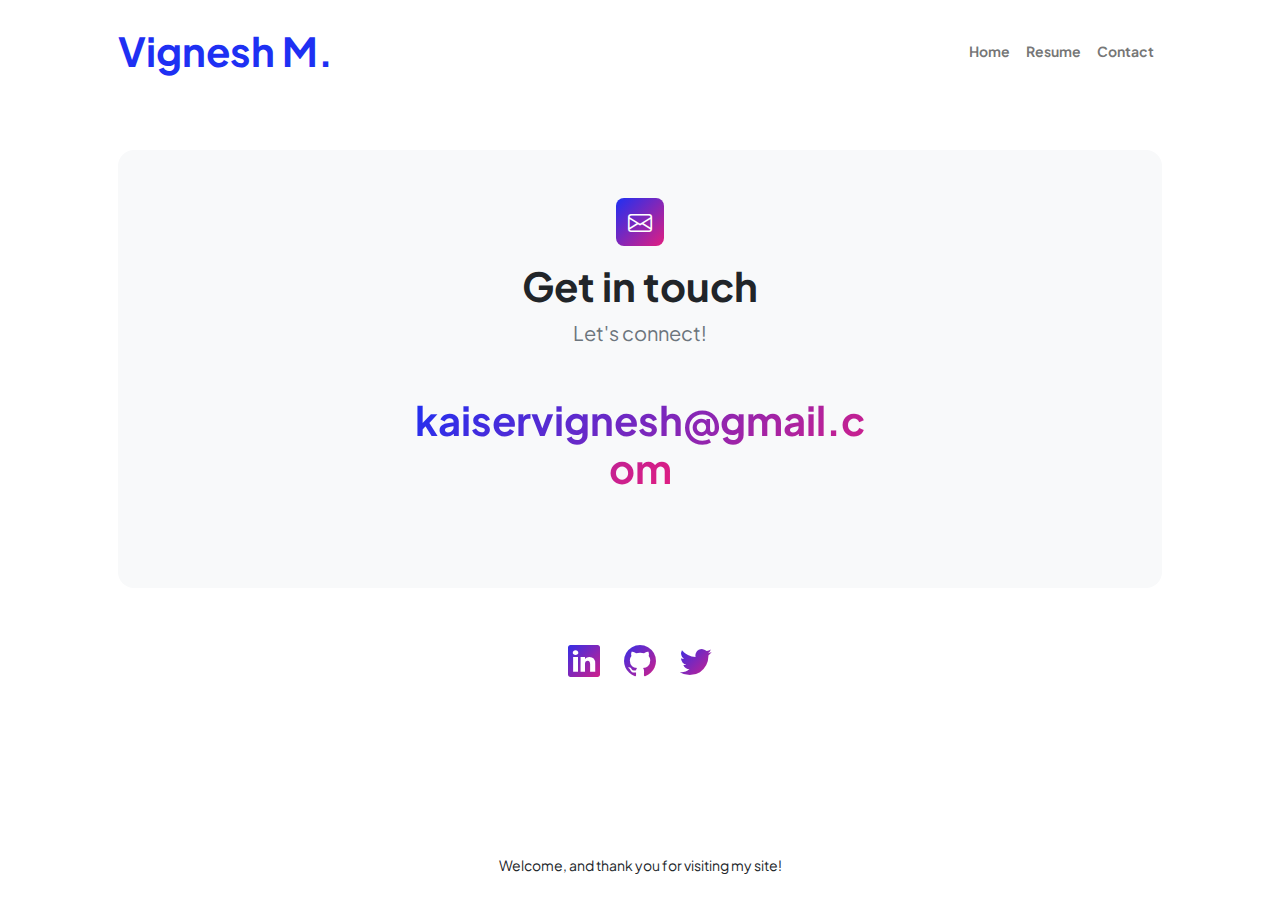
<file: contact.html>
<!DOCTYPE html>
<html lang="en">
    <head>
        <meta charset="utf-8" />
        <meta name="viewport" content="width=device-width, initial-scale=1, shrink-to-fit=no" />
        <meta name="description" content="Personal Website About Vignesh M." />
        <meta name="author" content="Vignesh M." />
        <title>Vignesh M.</title>
        <!-- Favicon-->
        <link rel="icon" type="image/x-icon" href="assets/favicon.ico" />
        <!-- Custom Google font-->
        <link rel="preconnect" href="https://fonts.googleapis.com" />
        <link rel="preconnect" href="https://fonts.gstatic.com" crossorigin />
        <link href="https://fonts.googleapis.com/css2?family=Plus+Jakarta+Sans:wght@100;200;300;400;500;600;700;800;900&amp;display=swap" rel="stylesheet" />
        <!-- Bootstrap icons-->
        <link href="https://cdn.jsdelivr.net/npm/bootstrap-icons@1.8.1/font/bootstrap-icons.css" rel="stylesheet" />
        <!-- Core theme CSS (includes Bootstrap)-->
        <link href="css/styles.css" rel="stylesheet" />
    </head>
    <body class="d-flex flex-column">
        <main class="flex-shrink-0">
            <!-- Navigation-->
            <nav class="navbar navbar-expand-lg navbar-light bg-white py-3">
                <div class="container px-5">
                    <a class="navbar-brand" href="index.html"><span class="fw-bolder text-primary fs-1">Vignesh M.</span></a>
                    <button class="navbar-toggler" type="button" data-bs-toggle="collapse" data-bs-target="#navbarSupportedContent" aria-controls="navbarSupportedContent" aria-expanded="false" aria-label="Toggle navigation"><span class="navbar-toggler-icon"></span></button>
                    <div class="collapse navbar-collapse" id="navbarSupportedContent">
                        <ul class="navbar-nav ms-auto mb-2 mb-lg-0 small fw-bolder">
                            <li class="nav-item"><a class="nav-link" href="index.html">Home</a></li>
                            <li class="nav-item"><a class="nav-link" href="resume.html">Resume</a></li>
                            <!--<li class="nav-item"><a class="nav-link" href="projects.html">Projects</a></li>-->
                            <li class="nav-item"><a class="nav-link" href="contact.html">Contact</a></li>
                        </ul>
                    </div>
                </div>
            </nav>
            <!-- Page content-->
            <section class="py-5">
                <div class="container px-5">
                    <!-- Contact form-->
                    <div class="bg-light rounded-4 py-5 px-4 px-md-5">
                        <div class="text-center mb-5">
                            <div class="feature bg-primary bg-gradient-primary-to-secondary text-white rounded-3 mb-3"><i class="bi bi-envelope"></i></div>
                            <h1 class="fw-bolder">Get in touch</h1>
                            <p class="lead fw-normal text-muted mb-0">Let's connect!</p>
                        </div>
                        <div class="row gx-5 justify-content-center text-center">
                            <div class="col-lg-8 col-xl-6">
                                <h1 class="fw-bolder mb-5"><span class="text-gradient d-inline email-wrap">kaiservignesh@gmail.com</span></h1>
                        </div>    
                        </div>
                    </div>
                </div>
            </section>
        </main>
<div class="d-flex justify-content-center fs-2 gap-4">
                                                                            <a class="text-gradient" href="https://www.linkedin.com/in/vignesh-m-be/"><i class="bi bi-linkedin"></i></a>
                                         <a class="text-gradient" href="https://github.com/kaiservignesh"><i class="bi bi-github"></i></a>

<a class="text-gradient" href="https://twitter.com/KAISERVIGNESH"><i class="bi bi-twitter"></i></a>
                                </div>
        <!-- Footer-->
       <footer class="bg-white py-4 mt-auto">
            <div class="container px-5">
                <div class="row justify-content-center">
                <div class="col-auto text-center">
                    <div class="small m-0">Welcome, and thank you for visiting my site!</div>
                </div>
                </div>
            </div>
        </footer>

        <!-- Bootstrap core JS-->
        <script src="https://cdn.jsdelivr.net/npm/bootstrap@5.2.3/dist/js/bootstrap.bundle.min.js"></script>
        <!-- Core theme JS-->
        <script src="js/scripts.js"></script>
        <!-- * * * * * * * * * * * * * * * * * * * * * * * * * * * * * * * * * * * * * * * *-->
        <!-- * *                               SB Forms JS                               * *-->
        <!-- * * Activate your form at https://startbootstrap.com/solution/contact-forms * *-->
        <!-- * * * * * * * * * * * * * * * * * * * * * * * * * * * * * * * * * * * * * * * *-->
        <script src="https://cdn.startbootstrap.com/sb-forms-latest.js"></script>
<!-- Additional CSS -->
<style>
    .email-wrap {
        word-wrap: break-word; /* Ensures the text breaks at suitable places */
        word-break: break-word; /* Forces breaking at arbitrary points if necessary */
        overflow-wrap: break-word; /* More modern, ensures text wrapping */
    }
</style>
    </body>
</html>
</file>
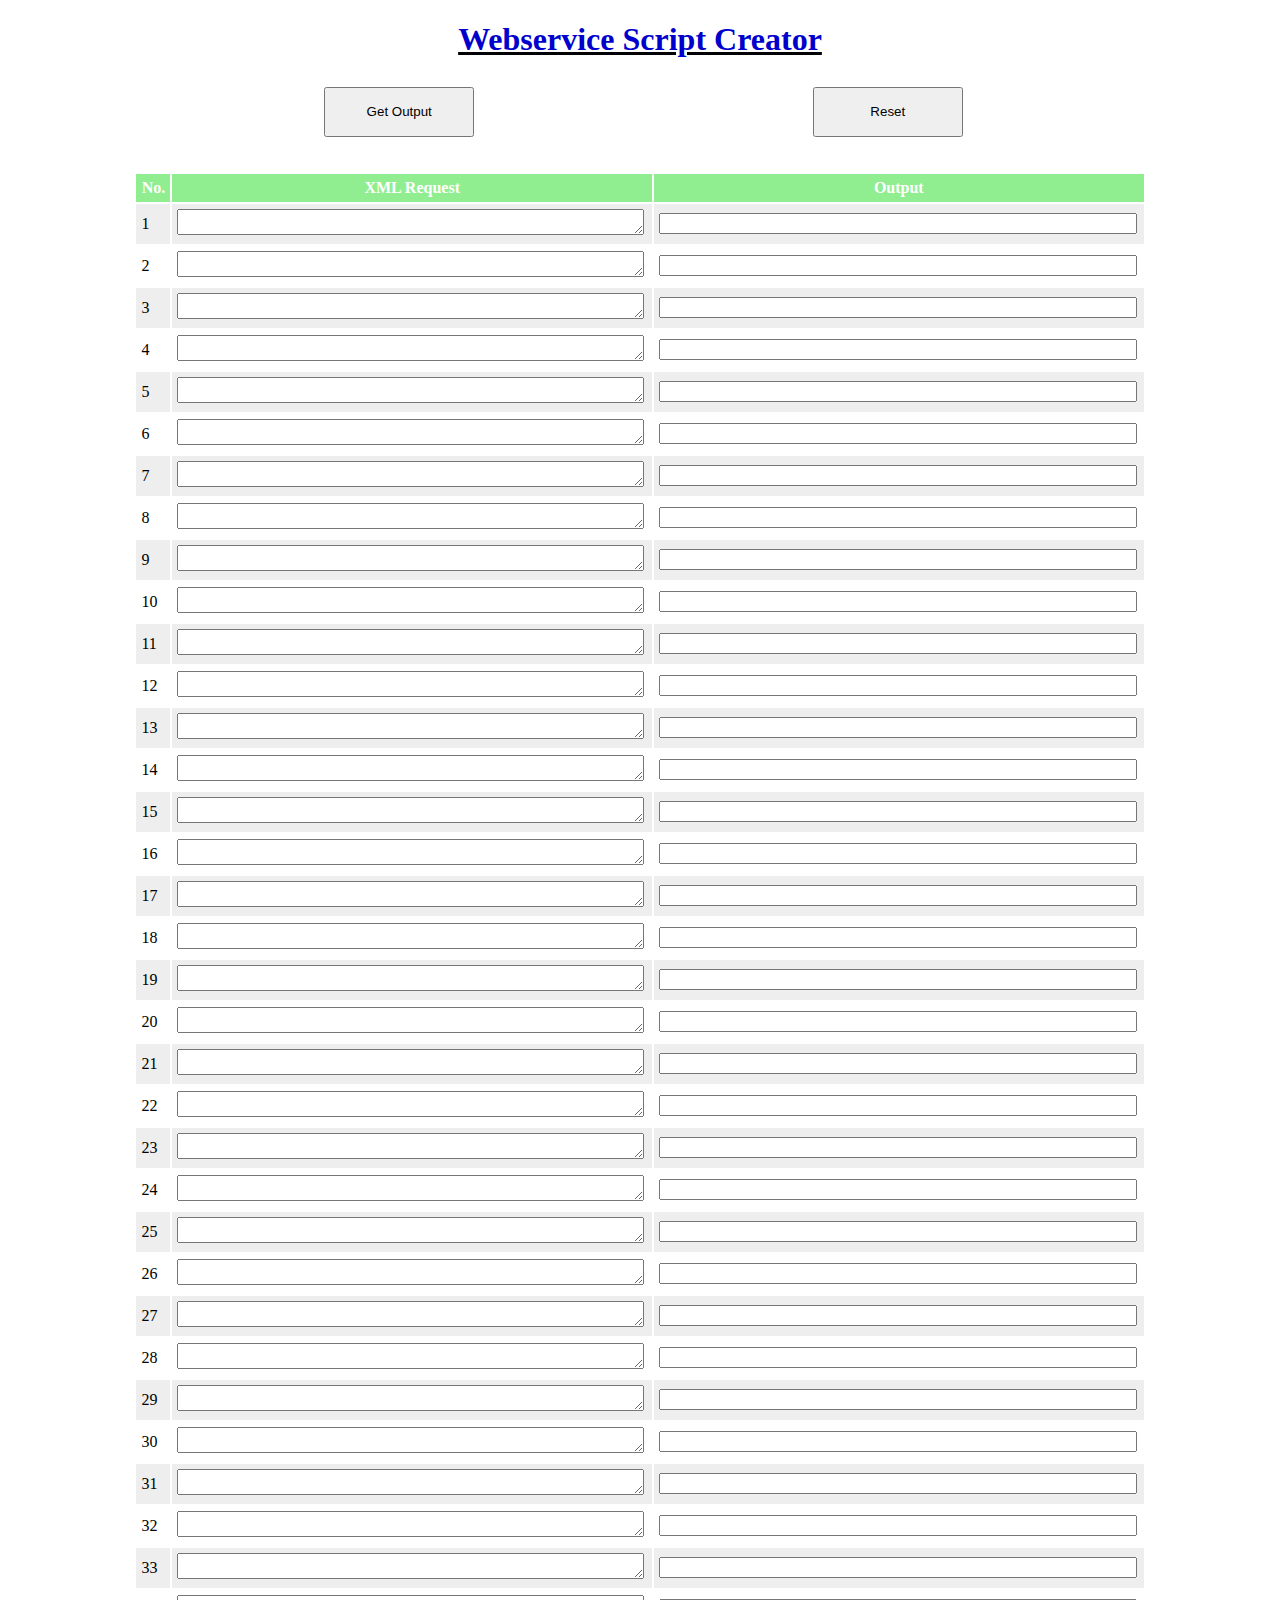
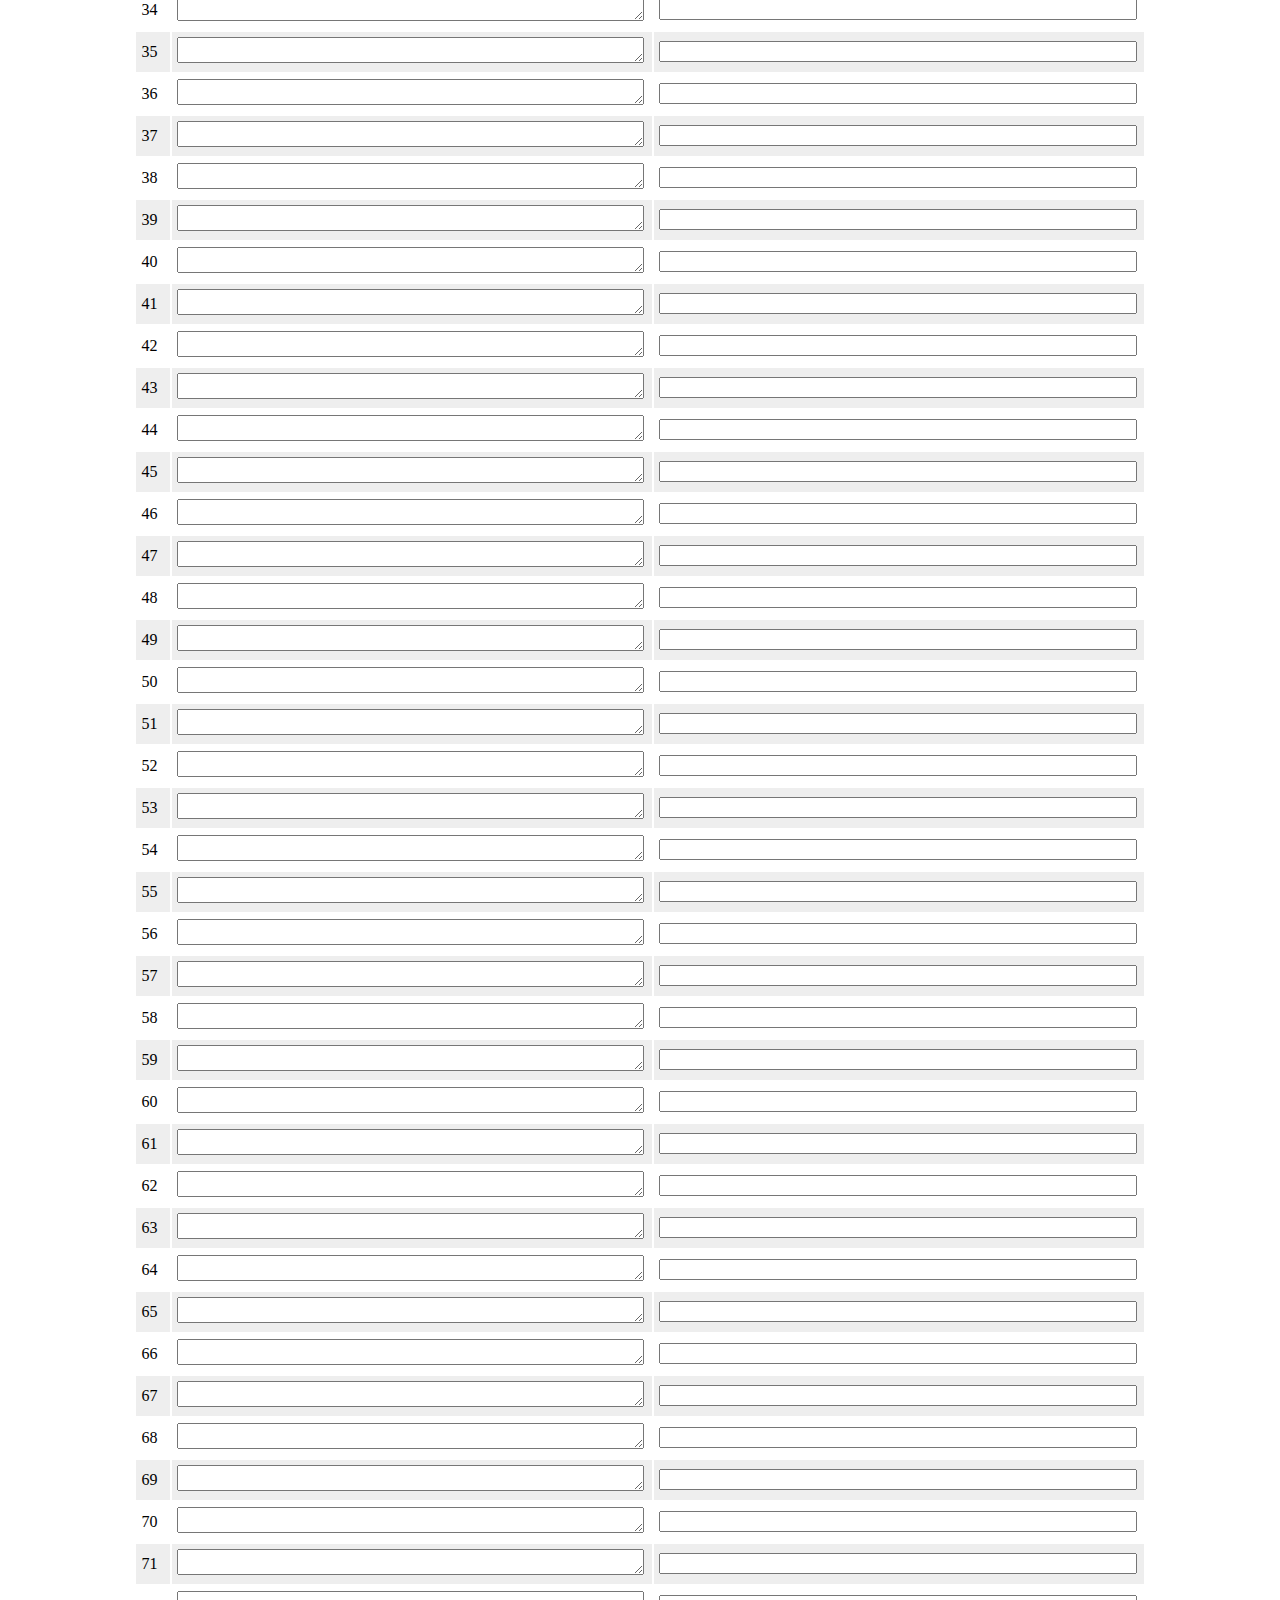
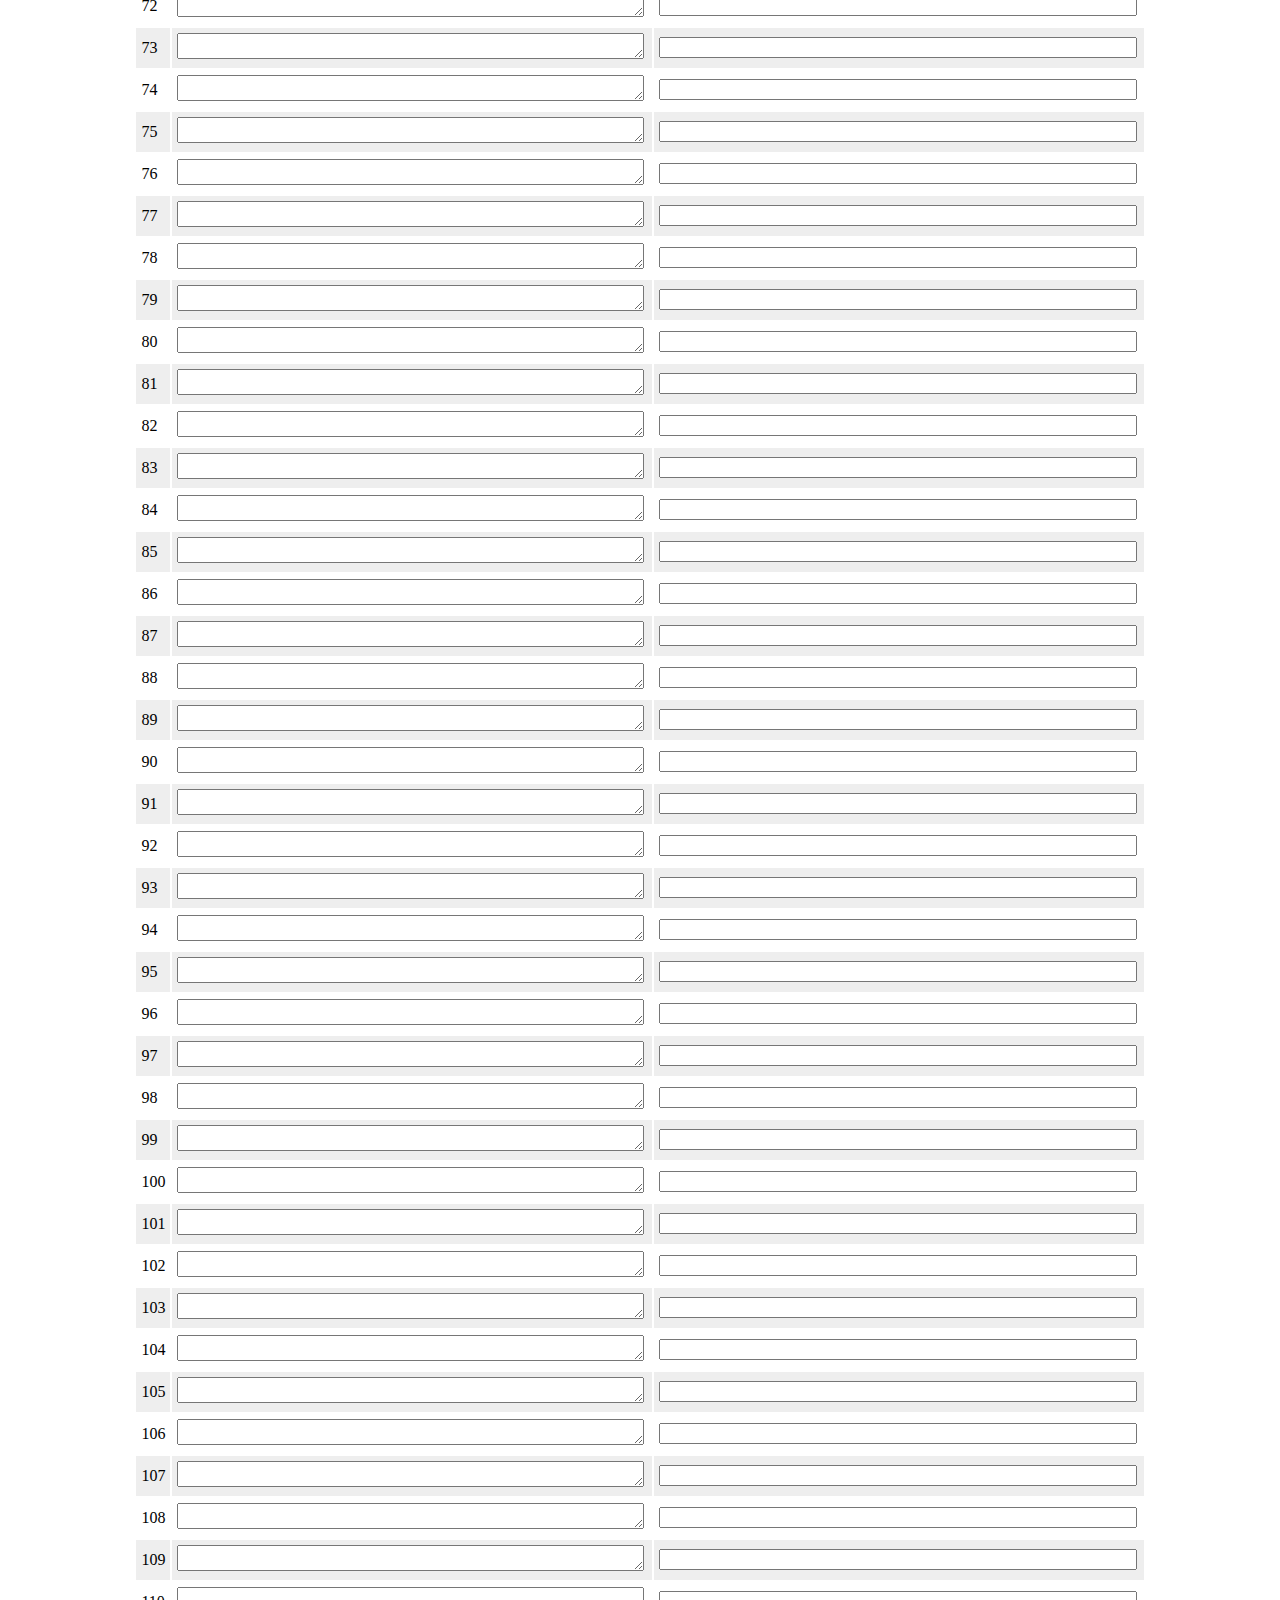
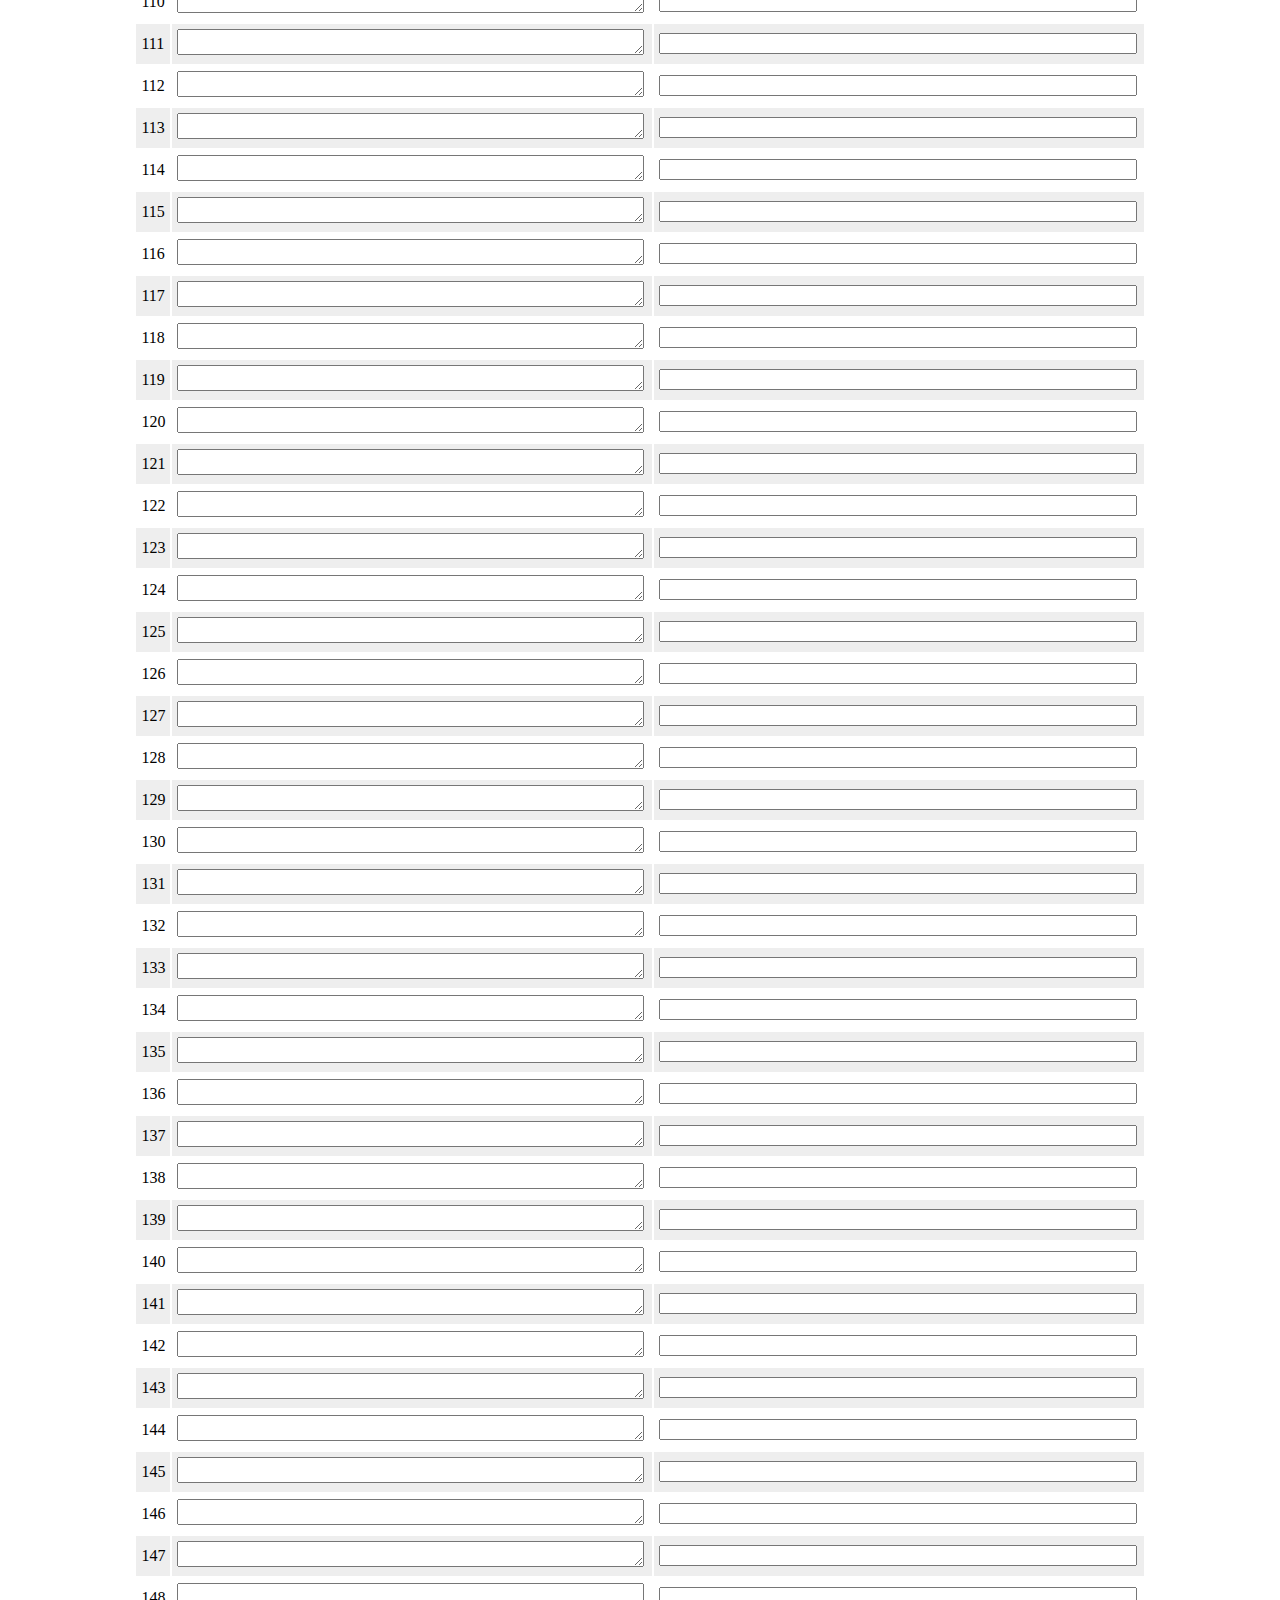
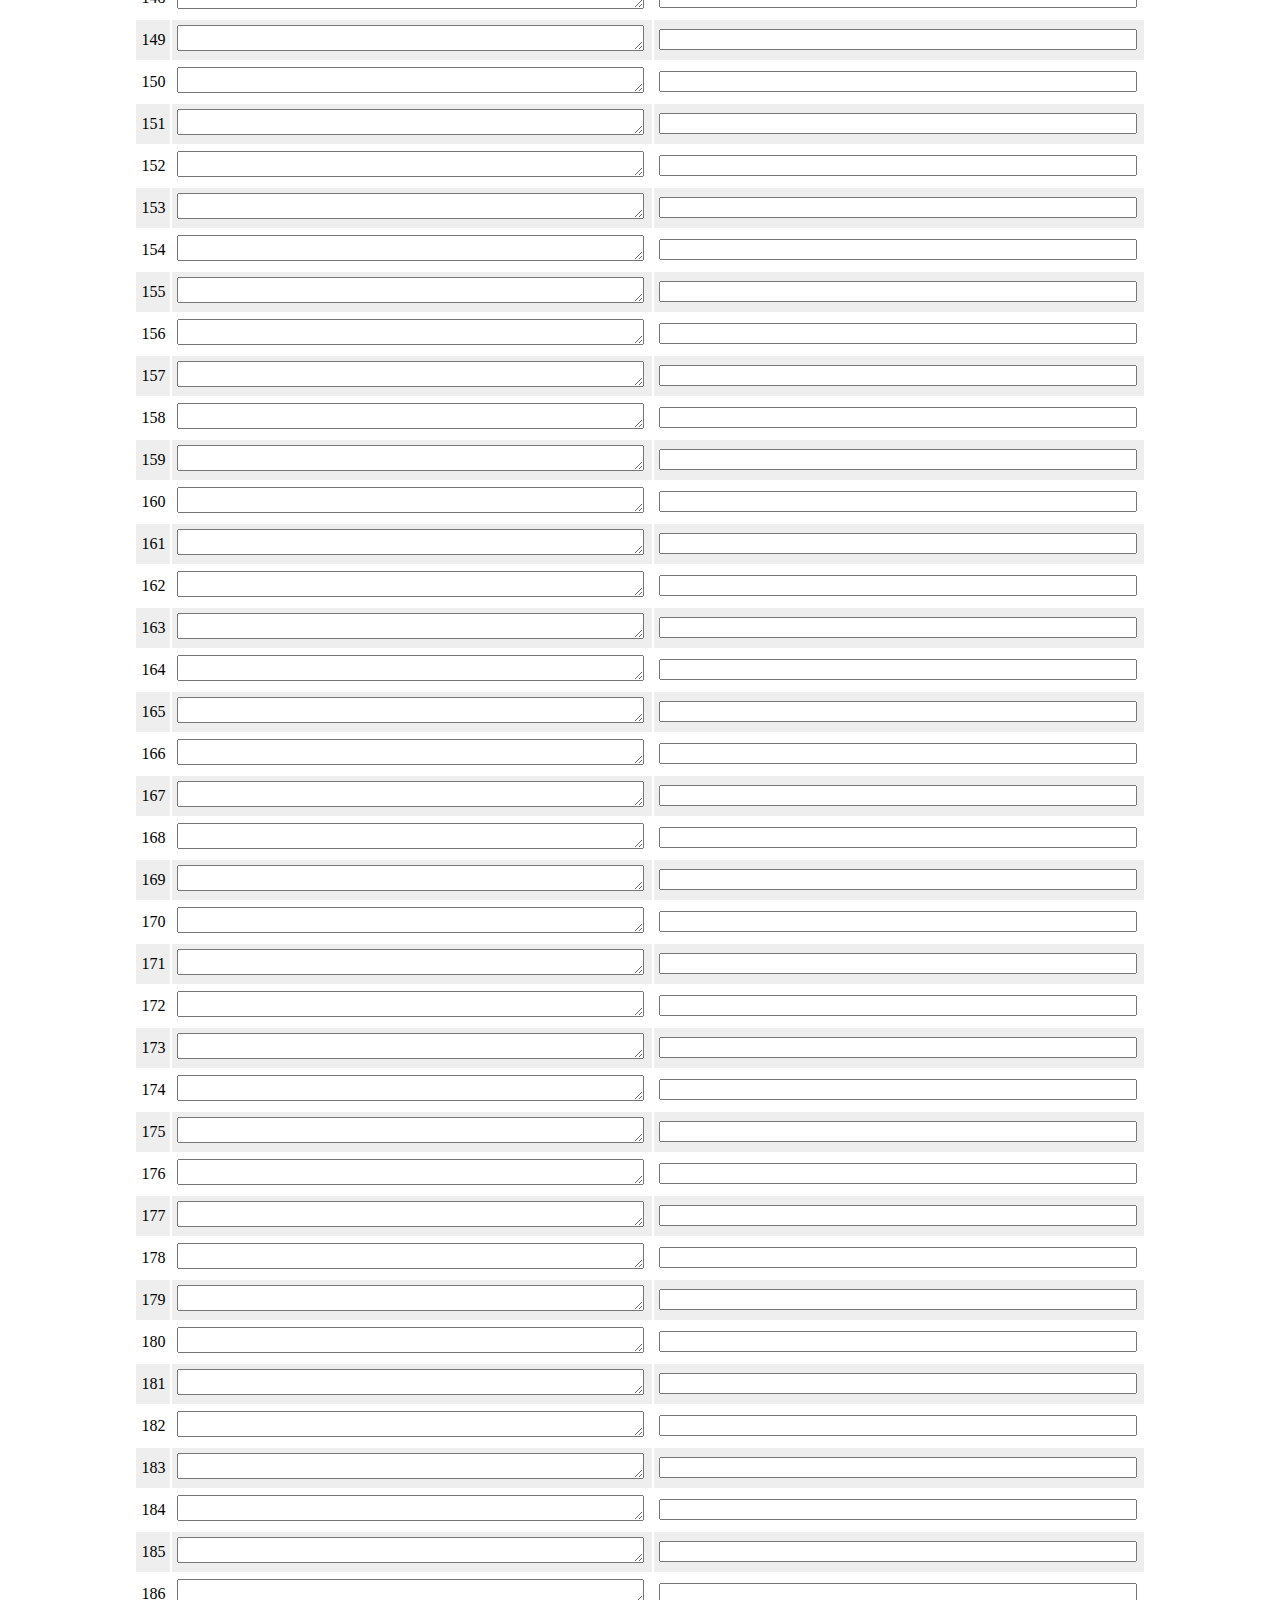
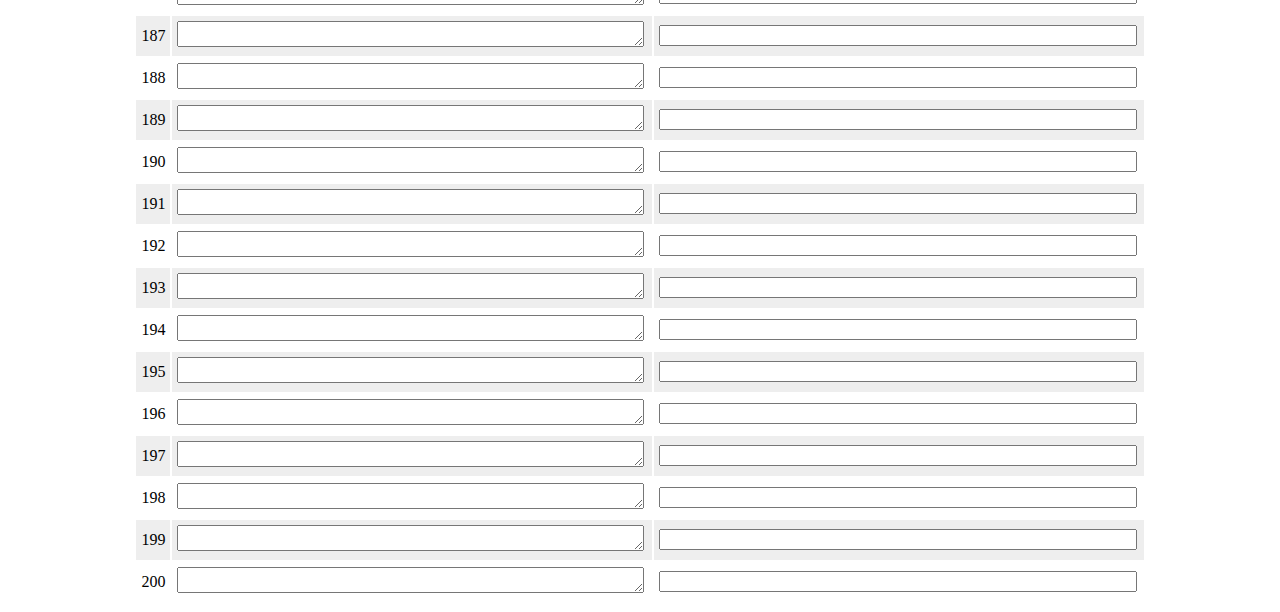
<file: LR_WSSC.html>
<!DOCTYPE html>
<html>
<head>
<style>
h1   {color:MediumBlue}
table {
    width:80%;
}
input {
    width:98%;
}
textarea {
    width:98%;
	height:20px;
}
th{
    padding: 5px;
    text-align: center;
}

td {
    padding: 5px;
    text-align: left;
}
table#t01 tr:nth-child(even) {
    background-color: #eee;
}
table#t01 tr:nth-child(odd) {
   background-color:#fff;
}
table#t01 th	{
    background-color: lightgreen;
    color: white;
}
</style>
</head>

<body>
<u><h1 align="center">Webservice Script Creator</h1></u>
<table align="center">
<tr>
<td style="width:3%"></td>
<td style="text-align: center" width=46%><button style="height: 50px; width: 150px" onclick="myFunction1()">Get Output</button></td>
<td style="text-align: center"><button style="height: 50px; width: 150px" onclick="myFunction2()">Reset</button></td>
</tr>
<tr>
<td colspan="3" style="text-align: center"><p id="demo"></p></td>
</tr>
</table>

<table id="t01" align="center">
  <tr><th width=2%>No.</th><th>XML Request</th><th>Output</th>  </tr>
<tr><td>1</td><td><textarea type="text"  id="myXML1"></textarea></td><td><input type="text" id="myOutput1"></td></tr>
<tr><td>2</td><td><textarea type="text"  id="myXML2"></textarea></td><td><input type="text" id="myOutput2"></td></tr>
<tr><td>3</td><td><textarea type="text"  id="myXML3"></textarea></td><td><input type="text" id="myOutput3"></td></tr>
<tr><td>4</td><td><textarea type="text"  id="myXML4"></textarea></td><td><input type="text" id="myOutput4"></td></tr>
<tr><td>5</td><td><textarea type="text"  id="myXML5"></textarea></td><td><input type="text" id="myOutput5"></td></tr>
<tr><td>6</td><td><textarea type="text"  id="myXML6"></textarea></td><td><input type="text" id="myOutput6"></td></tr>
<tr><td>7</td><td><textarea type="text"  id="myXML7"></textarea></td><td><input type="text" id="myOutput7"></td></tr>
<tr><td>8</td><td><textarea type="text"  id="myXML8"></textarea></td><td><input type="text" id="myOutput8"></td></tr>
<tr><td>9</td><td><textarea type="text"  id="myXML9"></textarea></td><td><input type="text" id="myOutput9"></td></tr>
<tr><td>10</td><td><textarea type="text"  id="myXML10"></textarea></td><td><input type="text" id="myOutput10"></td></tr>
<tr><td>11</td><td><textarea type="text"  id="myXML11"></textarea></td><td><input type="text" id="myOutput11"></td></tr>
<tr><td>12</td><td><textarea type="text"  id="myXML12"></textarea></td><td><input type="text" id="myOutput12"></td></tr>
<tr><td>13</td><td><textarea type="text"  id="myXML13"></textarea></td><td><input type="text" id="myOutput13"></td></tr>
<tr><td>14</td><td><textarea type="text"  id="myXML14"></textarea></td><td><input type="text" id="myOutput14"></td></tr>
<tr><td>15</td><td><textarea type="text"  id="myXML15"></textarea></td><td><input type="text" id="myOutput15"></td></tr>
<tr><td>16</td><td><textarea type="text"  id="myXML16"></textarea></td><td><input type="text" id="myOutput16"></td></tr>
<tr><td>17</td><td><textarea type="text"  id="myXML17"></textarea></td><td><input type="text" id="myOutput17"></td></tr>
<tr><td>18</td><td><textarea type="text"  id="myXML18"></textarea></td><td><input type="text" id="myOutput18"></td></tr>
<tr><td>19</td><td><textarea type="text"  id="myXML19"></textarea></td><td><input type="text" id="myOutput19"></td></tr>
<tr><td>20</td><td><textarea type="text"  id="myXML20"></textarea></td><td><input type="text" id="myOutput20"></td></tr>
<tr><td>21</td><td><textarea type="text"  id="myXML21"></textarea></td><td><input type="text" id="myOutput21"></td></tr>
<tr><td>22</td><td><textarea type="text"  id="myXML22"></textarea></td><td><input type="text" id="myOutput22"></td></tr>
<tr><td>23</td><td><textarea type="text"  id="myXML23"></textarea></td><td><input type="text" id="myOutput23"></td></tr>
<tr><td>24</td><td><textarea type="text"  id="myXML24"></textarea></td><td><input type="text" id="myOutput24"></td></tr>
<tr><td>25</td><td><textarea type="text"  id="myXML25"></textarea></td><td><input type="text" id="myOutput25"></td></tr>
<tr><td>26</td><td><textarea type="text"  id="myXML26"></textarea></td><td><input type="text" id="myOutput26"></td></tr>
<tr><td>27</td><td><textarea type="text"  id="myXML27"></textarea></td><td><input type="text" id="myOutput27"></td></tr>
<tr><td>28</td><td><textarea type="text"  id="myXML28"></textarea></td><td><input type="text" id="myOutput28"></td></tr>
<tr><td>29</td><td><textarea type="text"  id="myXML29"></textarea></td><td><input type="text" id="myOutput29"></td></tr>
<tr><td>30</td><td><textarea type="text"  id="myXML30"></textarea></td><td><input type="text" id="myOutput30"></td></tr>
<tr><td>31</td><td><textarea type="text"  id="myXML31"></textarea></td><td><input type="text" id="myOutput31"></td></tr>
<tr><td>32</td><td><textarea type="text"  id="myXML32"></textarea></td><td><input type="text" id="myOutput32"></td></tr>
<tr><td>33</td><td><textarea type="text"  id="myXML33"></textarea></td><td><input type="text" id="myOutput33"></td></tr>
<tr><td>34</td><td><textarea type="text"  id="myXML34"></textarea></td><td><input type="text" id="myOutput34"></td></tr>
<tr><td>35</td><td><textarea type="text"  id="myXML35"></textarea></td><td><input type="text" id="myOutput35"></td></tr>
<tr><td>36</td><td><textarea type="text"  id="myXML36"></textarea></td><td><input type="text" id="myOutput36"></td></tr>
<tr><td>37</td><td><textarea type="text"  id="myXML37"></textarea></td><td><input type="text" id="myOutput37"></td></tr>
<tr><td>38</td><td><textarea type="text"  id="myXML38"></textarea></td><td><input type="text" id="myOutput38"></td></tr>
<tr><td>39</td><td><textarea type="text"  id="myXML39"></textarea></td><td><input type="text" id="myOutput39"></td></tr>
<tr><td>40</td><td><textarea type="text"  id="myXML40"></textarea></td><td><input type="text" id="myOutput40"></td></tr>
<tr><td>41</td><td><textarea type="text"  id="myXML41"></textarea></td><td><input type="text" id="myOutput41"></td></tr>
<tr><td>42</td><td><textarea type="text"  id="myXML42"></textarea></td><td><input type="text" id="myOutput42"></td></tr>
<tr><td>43</td><td><textarea type="text"  id="myXML43"></textarea></td><td><input type="text" id="myOutput43"></td></tr>
<tr><td>44</td><td><textarea type="text"  id="myXML44"></textarea></td><td><input type="text" id="myOutput44"></td></tr>
<tr><td>45</td><td><textarea type="text"  id="myXML45"></textarea></td><td><input type="text" id="myOutput45"></td></tr>
<tr><td>46</td><td><textarea type="text"  id="myXML46"></textarea></td><td><input type="text" id="myOutput46"></td></tr>
<tr><td>47</td><td><textarea type="text"  id="myXML47"></textarea></td><td><input type="text" id="myOutput47"></td></tr>
<tr><td>48</td><td><textarea type="text"  id="myXML48"></textarea></td><td><input type="text" id="myOutput48"></td></tr>
<tr><td>49</td><td><textarea type="text"  id="myXML49"></textarea></td><td><input type="text" id="myOutput49"></td></tr>
<tr><td>50</td><td><textarea type="text"  id="myXML50"></textarea></td><td><input type="text" id="myOutput50"></td></tr>
<tr><td>51</td><td><textarea type="text"  id="myXML51"></textarea></td><td><input type="text" id="myOutput51"></td></tr>
<tr><td>52</td><td><textarea type="text"  id="myXML52"></textarea></td><td><input type="text" id="myOutput52"></td></tr>
<tr><td>53</td><td><textarea type="text"  id="myXML53"></textarea></td><td><input type="text" id="myOutput53"></td></tr>
<tr><td>54</td><td><textarea type="text"  id="myXML54"></textarea></td><td><input type="text" id="myOutput54"></td></tr>
<tr><td>55</td><td><textarea type="text"  id="myXML55"></textarea></td><td><input type="text" id="myOutput55"></td></tr>
<tr><td>56</td><td><textarea type="text"  id="myXML56"></textarea></td><td><input type="text" id="myOutput56"></td></tr>
<tr><td>57</td><td><textarea type="text"  id="myXML57"></textarea></td><td><input type="text" id="myOutput57"></td></tr>
<tr><td>58</td><td><textarea type="text"  id="myXML58"></textarea></td><td><input type="text" id="myOutput58"></td></tr>
<tr><td>59</td><td><textarea type="text"  id="myXML59"></textarea></td><td><input type="text" id="myOutput59"></td></tr>
<tr><td>60</td><td><textarea type="text"  id="myXML60"></textarea></td><td><input type="text" id="myOutput60"></td></tr>
<tr><td>61</td><td><textarea type="text"  id="myXML61"></textarea></td><td><input type="text" id="myOutput61"></td></tr>
<tr><td>62</td><td><textarea type="text"  id="myXML62"></textarea></td><td><input type="text" id="myOutput62"></td></tr>
<tr><td>63</td><td><textarea type="text"  id="myXML63"></textarea></td><td><input type="text" id="myOutput63"></td></tr>
<tr><td>64</td><td><textarea type="text"  id="myXML64"></textarea></td><td><input type="text" id="myOutput64"></td></tr>
<tr><td>65</td><td><textarea type="text"  id="myXML65"></textarea></td><td><input type="text" id="myOutput65"></td></tr>
<tr><td>66</td><td><textarea type="text"  id="myXML66"></textarea></td><td><input type="text" id="myOutput66"></td></tr>
<tr><td>67</td><td><textarea type="text"  id="myXML67"></textarea></td><td><input type="text" id="myOutput67"></td></tr>
<tr><td>68</td><td><textarea type="text"  id="myXML68"></textarea></td><td><input type="text" id="myOutput68"></td></tr>
<tr><td>69</td><td><textarea type="text"  id="myXML69"></textarea></td><td><input type="text" id="myOutput69"></td></tr>
<tr><td>70</td><td><textarea type="text"  id="myXML70"></textarea></td><td><input type="text" id="myOutput70"></td></tr>
<tr><td>71</td><td><textarea type="text"  id="myXML71"></textarea></td><td><input type="text" id="myOutput71"></td></tr>
<tr><td>72</td><td><textarea type="text"  id="myXML72"></textarea></td><td><input type="text" id="myOutput72"></td></tr>
<tr><td>73</td><td><textarea type="text"  id="myXML73"></textarea></td><td><input type="text" id="myOutput73"></td></tr>
<tr><td>74</td><td><textarea type="text"  id="myXML74"></textarea></td><td><input type="text" id="myOutput74"></td></tr>
<tr><td>75</td><td><textarea type="text"  id="myXML75"></textarea></td><td><input type="text" id="myOutput75"></td></tr>
<tr><td>76</td><td><textarea type="text"  id="myXML76"></textarea></td><td><input type="text" id="myOutput76"></td></tr>
<tr><td>77</td><td><textarea type="text"  id="myXML77"></textarea></td><td><input type="text" id="myOutput77"></td></tr>
<tr><td>78</td><td><textarea type="text"  id="myXML78"></textarea></td><td><input type="text" id="myOutput78"></td></tr>
<tr><td>79</td><td><textarea type="text"  id="myXML79"></textarea></td><td><input type="text" id="myOutput79"></td></tr>
<tr><td>80</td><td><textarea type="text"  id="myXML80"></textarea></td><td><input type="text" id="myOutput80"></td></tr>
<tr><td>81</td><td><textarea type="text"  id="myXML81"></textarea></td><td><input type="text" id="myOutput81"></td></tr>
<tr><td>82</td><td><textarea type="text"  id="myXML82"></textarea></td><td><input type="text" id="myOutput82"></td></tr>
<tr><td>83</td><td><textarea type="text"  id="myXML83"></textarea></td><td><input type="text" id="myOutput83"></td></tr>
<tr><td>84</td><td><textarea type="text"  id="myXML84"></textarea></td><td><input type="text" id="myOutput84"></td></tr>
<tr><td>85</td><td><textarea type="text"  id="myXML85"></textarea></td><td><input type="text" id="myOutput85"></td></tr>
<tr><td>86</td><td><textarea type="text"  id="myXML86"></textarea></td><td><input type="text" id="myOutput86"></td></tr>
<tr><td>87</td><td><textarea type="text"  id="myXML87"></textarea></td><td><input type="text" id="myOutput87"></td></tr>
<tr><td>88</td><td><textarea type="text"  id="myXML88"></textarea></td><td><input type="text" id="myOutput88"></td></tr>
<tr><td>89</td><td><textarea type="text"  id="myXML89"></textarea></td><td><input type="text" id="myOutput89"></td></tr>
<tr><td>90</td><td><textarea type="text"  id="myXML90"></textarea></td><td><input type="text" id="myOutput90"></td></tr>
<tr><td>91</td><td><textarea type="text"  id="myXML91"></textarea></td><td><input type="text" id="myOutput91"></td></tr>
<tr><td>92</td><td><textarea type="text"  id="myXML92"></textarea></td><td><input type="text" id="myOutput92"></td></tr>
<tr><td>93</td><td><textarea type="text"  id="myXML93"></textarea></td><td><input type="text" id="myOutput93"></td></tr>
<tr><td>94</td><td><textarea type="text"  id="myXML94"></textarea></td><td><input type="text" id="myOutput94"></td></tr>
<tr><td>95</td><td><textarea type="text"  id="myXML95"></textarea></td><td><input type="text" id="myOutput95"></td></tr>
<tr><td>96</td><td><textarea type="text"  id="myXML96"></textarea></td><td><input type="text" id="myOutput96"></td></tr>
<tr><td>97</td><td><textarea type="text"  id="myXML97"></textarea></td><td><input type="text" id="myOutput97"></td></tr>
<tr><td>98</td><td><textarea type="text"  id="myXML98"></textarea></td><td><input type="text" id="myOutput98"></td></tr>
<tr><td>99</td><td><textarea type="text"  id="myXML99"></textarea></td><td><input type="text" id="myOutput99"></td></tr>
<tr><td>100</td><td><textarea type="text"  id="myXML100"></textarea></td><td><input type="text" id="myOutput100"></td></tr>
<tr><td>101</td><td><textarea type="text"  id="myXML101"></textarea></td><td><input type="text" id="myOutput101"></td></tr>
<tr><td>102</td><td><textarea type="text"  id="myXML102"></textarea></td><td><input type="text" id="myOutput102"></td></tr>
<tr><td>103</td><td><textarea type="text"  id="myXML103"></textarea></td><td><input type="text" id="myOutput103"></td></tr>
<tr><td>104</td><td><textarea type="text"  id="myXML104"></textarea></td><td><input type="text" id="myOutput104"></td></tr>
<tr><td>105</td><td><textarea type="text"  id="myXML105"></textarea></td><td><input type="text" id="myOutput105"></td></tr>
<tr><td>106</td><td><textarea type="text"  id="myXML106"></textarea></td><td><input type="text" id="myOutput106"></td></tr>
<tr><td>107</td><td><textarea type="text"  id="myXML107"></textarea></td><td><input type="text" id="myOutput107"></td></tr>
<tr><td>108</td><td><textarea type="text"  id="myXML108"></textarea></td><td><input type="text" id="myOutput108"></td></tr>
<tr><td>109</td><td><textarea type="text"  id="myXML109"></textarea></td><td><input type="text" id="myOutput109"></td></tr>
<tr><td>110</td><td><textarea type="text"  id="myXML110"></textarea></td><td><input type="text" id="myOutput110"></td></tr>
<tr><td>111</td><td><textarea type="text"  id="myXML111"></textarea></td><td><input type="text" id="myOutput111"></td></tr>
<tr><td>112</td><td><textarea type="text"  id="myXML112"></textarea></td><td><input type="text" id="myOutput112"></td></tr>
<tr><td>113</td><td><textarea type="text"  id="myXML113"></textarea></td><td><input type="text" id="myOutput113"></td></tr>
<tr><td>114</td><td><textarea type="text"  id="myXML114"></textarea></td><td><input type="text" id="myOutput114"></td></tr>
<tr><td>115</td><td><textarea type="text"  id="myXML115"></textarea></td><td><input type="text" id="myOutput115"></td></tr>
<tr><td>116</td><td><textarea type="text"  id="myXML116"></textarea></td><td><input type="text" id="myOutput116"></td></tr>
<tr><td>117</td><td><textarea type="text"  id="myXML117"></textarea></td><td><input type="text" id="myOutput117"></td></tr>
<tr><td>118</td><td><textarea type="text"  id="myXML118"></textarea></td><td><input type="text" id="myOutput118"></td></tr>
<tr><td>119</td><td><textarea type="text"  id="myXML119"></textarea></td><td><input type="text" id="myOutput119"></td></tr>
<tr><td>120</td><td><textarea type="text"  id="myXML120"></textarea></td><td><input type="text" id="myOutput120"></td></tr>
<tr><td>121</td><td><textarea type="text"  id="myXML121"></textarea></td><td><input type="text" id="myOutput121"></td></tr>
<tr><td>122</td><td><textarea type="text"  id="myXML122"></textarea></td><td><input type="text" id="myOutput122"></td></tr>
<tr><td>123</td><td><textarea type="text"  id="myXML123"></textarea></td><td><input type="text" id="myOutput123"></td></tr>
<tr><td>124</td><td><textarea type="text"  id="myXML124"></textarea></td><td><input type="text" id="myOutput124"></td></tr>
<tr><td>125</td><td><textarea type="text"  id="myXML125"></textarea></td><td><input type="text" id="myOutput125"></td></tr>
<tr><td>126</td><td><textarea type="text"  id="myXML126"></textarea></td><td><input type="text" id="myOutput126"></td></tr>
<tr><td>127</td><td><textarea type="text"  id="myXML127"></textarea></td><td><input type="text" id="myOutput127"></td></tr>
<tr><td>128</td><td><textarea type="text"  id="myXML128"></textarea></td><td><input type="text" id="myOutput128"></td></tr>
<tr><td>129</td><td><textarea type="text"  id="myXML129"></textarea></td><td><input type="text" id="myOutput129"></td></tr>
<tr><td>130</td><td><textarea type="text"  id="myXML130"></textarea></td><td><input type="text" id="myOutput130"></td></tr>
<tr><td>131</td><td><textarea type="text"  id="myXML131"></textarea></td><td><input type="text" id="myOutput131"></td></tr>
<tr><td>132</td><td><textarea type="text"  id="myXML132"></textarea></td><td><input type="text" id="myOutput132"></td></tr>
<tr><td>133</td><td><textarea type="text"  id="myXML133"></textarea></td><td><input type="text" id="myOutput133"></td></tr>
<tr><td>134</td><td><textarea type="text"  id="myXML134"></textarea></td><td><input type="text" id="myOutput134"></td></tr>
<tr><td>135</td><td><textarea type="text"  id="myXML135"></textarea></td><td><input type="text" id="myOutput135"></td></tr>
<tr><td>136</td><td><textarea type="text"  id="myXML136"></textarea></td><td><input type="text" id="myOutput136"></td></tr>
<tr><td>137</td><td><textarea type="text"  id="myXML137"></textarea></td><td><input type="text" id="myOutput137"></td></tr>
<tr><td>138</td><td><textarea type="text"  id="myXML138"></textarea></td><td><input type="text" id="myOutput138"></td></tr>
<tr><td>139</td><td><textarea type="text"  id="myXML139"></textarea></td><td><input type="text" id="myOutput139"></td></tr>
<tr><td>140</td><td><textarea type="text"  id="myXML140"></textarea></td><td><input type="text" id="myOutput140"></td></tr>
<tr><td>141</td><td><textarea type="text"  id="myXML141"></textarea></td><td><input type="text" id="myOutput141"></td></tr>
<tr><td>142</td><td><textarea type="text"  id="myXML142"></textarea></td><td><input type="text" id="myOutput142"></td></tr>
<tr><td>143</td><td><textarea type="text"  id="myXML143"></textarea></td><td><input type="text" id="myOutput143"></td></tr>
<tr><td>144</td><td><textarea type="text"  id="myXML144"></textarea></td><td><input type="text" id="myOutput144"></td></tr>
<tr><td>145</td><td><textarea type="text"  id="myXML145"></textarea></td><td><input type="text" id="myOutput145"></td></tr>
<tr><td>146</td><td><textarea type="text"  id="myXML146"></textarea></td><td><input type="text" id="myOutput146"></td></tr>
<tr><td>147</td><td><textarea type="text"  id="myXML147"></textarea></td><td><input type="text" id="myOutput147"></td></tr>
<tr><td>148</td><td><textarea type="text"  id="myXML148"></textarea></td><td><input type="text" id="myOutput148"></td></tr>
<tr><td>149</td><td><textarea type="text"  id="myXML149"></textarea></td><td><input type="text" id="myOutput149"></td></tr>
<tr><td>150</td><td><textarea type="text"  id="myXML150"></textarea></td><td><input type="text" id="myOutput150"></td></tr>
<tr><td>151</td><td><textarea type="text"  id="myXML151"></textarea></td><td><input type="text" id="myOutput151"></td></tr>
<tr><td>152</td><td><textarea type="text"  id="myXML152"></textarea></td><td><input type="text" id="myOutput152"></td></tr>
<tr><td>153</td><td><textarea type="text"  id="myXML153"></textarea></td><td><input type="text" id="myOutput153"></td></tr>
<tr><td>154</td><td><textarea type="text"  id="myXML154"></textarea></td><td><input type="text" id="myOutput154"></td></tr>
<tr><td>155</td><td><textarea type="text"  id="myXML155"></textarea></td><td><input type="text" id="myOutput155"></td></tr>
<tr><td>156</td><td><textarea type="text"  id="myXML156"></textarea></td><td><input type="text" id="myOutput156"></td></tr>
<tr><td>157</td><td><textarea type="text"  id="myXML157"></textarea></td><td><input type="text" id="myOutput157"></td></tr>
<tr><td>158</td><td><textarea type="text"  id="myXML158"></textarea></td><td><input type="text" id="myOutput158"></td></tr>
<tr><td>159</td><td><textarea type="text"  id="myXML159"></textarea></td><td><input type="text" id="myOutput159"></td></tr>
<tr><td>160</td><td><textarea type="text"  id="myXML160"></textarea></td><td><input type="text" id="myOutput160"></td></tr>
<tr><td>161</td><td><textarea type="text"  id="myXML161"></textarea></td><td><input type="text" id="myOutput161"></td></tr>
<tr><td>162</td><td><textarea type="text"  id="myXML162"></textarea></td><td><input type="text" id="myOutput162"></td></tr>
<tr><td>163</td><td><textarea type="text"  id="myXML163"></textarea></td><td><input type="text" id="myOutput163"></td></tr>
<tr><td>164</td><td><textarea type="text"  id="myXML164"></textarea></td><td><input type="text" id="myOutput164"></td></tr>
<tr><td>165</td><td><textarea type="text"  id="myXML165"></textarea></td><td><input type="text" id="myOutput165"></td></tr>
<tr><td>166</td><td><textarea type="text"  id="myXML166"></textarea></td><td><input type="text" id="myOutput166"></td></tr>
<tr><td>167</td><td><textarea type="text"  id="myXML167"></textarea></td><td><input type="text" id="myOutput167"></td></tr>
<tr><td>168</td><td><textarea type="text"  id="myXML168"></textarea></td><td><input type="text" id="myOutput168"></td></tr>
<tr><td>169</td><td><textarea type="text"  id="myXML169"></textarea></td><td><input type="text" id="myOutput169"></td></tr>
<tr><td>170</td><td><textarea type="text"  id="myXML170"></textarea></td><td><input type="text" id="myOutput170"></td></tr>
<tr><td>171</td><td><textarea type="text"  id="myXML171"></textarea></td><td><input type="text" id="myOutput171"></td></tr>
<tr><td>172</td><td><textarea type="text"  id="myXML172"></textarea></td><td><input type="text" id="myOutput172"></td></tr>
<tr><td>173</td><td><textarea type="text"  id="myXML173"></textarea></td><td><input type="text" id="myOutput173"></td></tr>
<tr><td>174</td><td><textarea type="text"  id="myXML174"></textarea></td><td><input type="text" id="myOutput174"></td></tr>
<tr><td>175</td><td><textarea type="text"  id="myXML175"></textarea></td><td><input type="text" id="myOutput175"></td></tr>
<tr><td>176</td><td><textarea type="text"  id="myXML176"></textarea></td><td><input type="text" id="myOutput176"></td></tr>
<tr><td>177</td><td><textarea type="text"  id="myXML177"></textarea></td><td><input type="text" id="myOutput177"></td></tr>
<tr><td>178</td><td><textarea type="text"  id="myXML178"></textarea></td><td><input type="text" id="myOutput178"></td></tr>
<tr><td>179</td><td><textarea type="text"  id="myXML179"></textarea></td><td><input type="text" id="myOutput179"></td></tr>
<tr><td>180</td><td><textarea type="text"  id="myXML180"></textarea></td><td><input type="text" id="myOutput180"></td></tr>
<tr><td>181</td><td><textarea type="text"  id="myXML181"></textarea></td><td><input type="text" id="myOutput181"></td></tr>
<tr><td>182</td><td><textarea type="text"  id="myXML182"></textarea></td><td><input type="text" id="myOutput182"></td></tr>
<tr><td>183</td><td><textarea type="text"  id="myXML183"></textarea></td><td><input type="text" id="myOutput183"></td></tr>
<tr><td>184</td><td><textarea type="text"  id="myXML184"></textarea></td><td><input type="text" id="myOutput184"></td></tr>
<tr><td>185</td><td><textarea type="text"  id="myXML185"></textarea></td><td><input type="text" id="myOutput185"></td></tr>
<tr><td>186</td><td><textarea type="text"  id="myXML186"></textarea></td><td><input type="text" id="myOutput186"></td></tr>
<tr><td>187</td><td><textarea type="text"  id="myXML187"></textarea></td><td><input type="text" id="myOutput187"></td></tr>
<tr><td>188</td><td><textarea type="text"  id="myXML188"></textarea></td><td><input type="text" id="myOutput188"></td></tr>
<tr><td>189</td><td><textarea type="text"  id="myXML189"></textarea></td><td><input type="text" id="myOutput189"></td></tr>
<tr><td>190</td><td><textarea type="text"  id="myXML190"></textarea></td><td><input type="text" id="myOutput190"></td></tr>
<tr><td>191</td><td><textarea type="text"  id="myXML191"></textarea></td><td><input type="text" id="myOutput191"></td></tr>
<tr><td>192</td><td><textarea type="text"  id="myXML192"></textarea></td><td><input type="text" id="myOutput192"></td></tr>
<tr><td>193</td><td><textarea type="text"  id="myXML193"></textarea></td><td><input type="text" id="myOutput193"></td></tr>
<tr><td>194</td><td><textarea type="text"  id="myXML194"></textarea></td><td><input type="text" id="myOutput194"></td></tr>
<tr><td>195</td><td><textarea type="text"  id="myXML195"></textarea></td><td><input type="text" id="myOutput195"></td></tr>
<tr><td>196</td><td><textarea type="text"  id="myXML196"></textarea></td><td><input type="text" id="myOutput196"></td></tr>
<tr><td>197</td><td><textarea type="text"  id="myXML197"></textarea></td><td><input type="text" id="myOutput197"></td></tr>
<tr><td>198</td><td><textarea type="text"  id="myXML198"></textarea></td><td><input type="text" id="myOutput198"></td></tr>
<tr><td>199</td><td><textarea type="text"  id="myXML199"></textarea></td><td><input type="text" id="myOutput199"></td></tr>
<tr><td>200</td><td><textarea type="text"  id="myXML200"></textarea></td><td><input type="text" id="myOutput200"></td></tr>

<script>
function myFunction1() {
	for (i = 1; i < 201; i++) {
	var x = document.getElementById('myXML'+i).value;
    var x = x.replace(/"/g, '\\"');
	var x = x.replace(/\n/g, ' ');
	myVal = x.replace(/\t/g, ' ');
    document.getElementById('myOutput'+i).value = myVal;
	}
	
	document.getElementById("demo").innerHTML = "";
	var sampletext = document.getElementById('myOutput1').value;
	var a = document.getElementById("demo").appendChild(document.createElement("a"));
	a.download = "Output.txt";
	a.href = "data:text/plain;base64," + btoa(sampletext);
	a.innerHTML = "Click here to download the first Webservice output in .txt file";
}

function myFunction2() {
	for (i = 1; i < 201; i++) {
	document.getElementById('myXML'+i).value = "";
    document.getElementById('myOutput'+i).value = "";
	document.getElementById("demo").innerHTML = "";
	}
}

</script>
<script>
  (function(i,s,o,g,r,a,m){i['GoogleAnalyticsObject']=r;i[r]=i[r]||function(){
  (i[r].q=i[r].q||[]).push(arguments)},i[r].l=1*new Date();a=s.createElement(o),
  m=s.getElementsByTagName(o)[0];a.async=1;a.src=g;m.parentNode.insertBefore(a,m)
  })(window,document,'script','//www.google-analytics.com/analytics.js','ga');

  ga('create', 'UA-60508627-1', 'auto');
  ga('send', 'pageview');

</script>
</body>
</html>
</file>
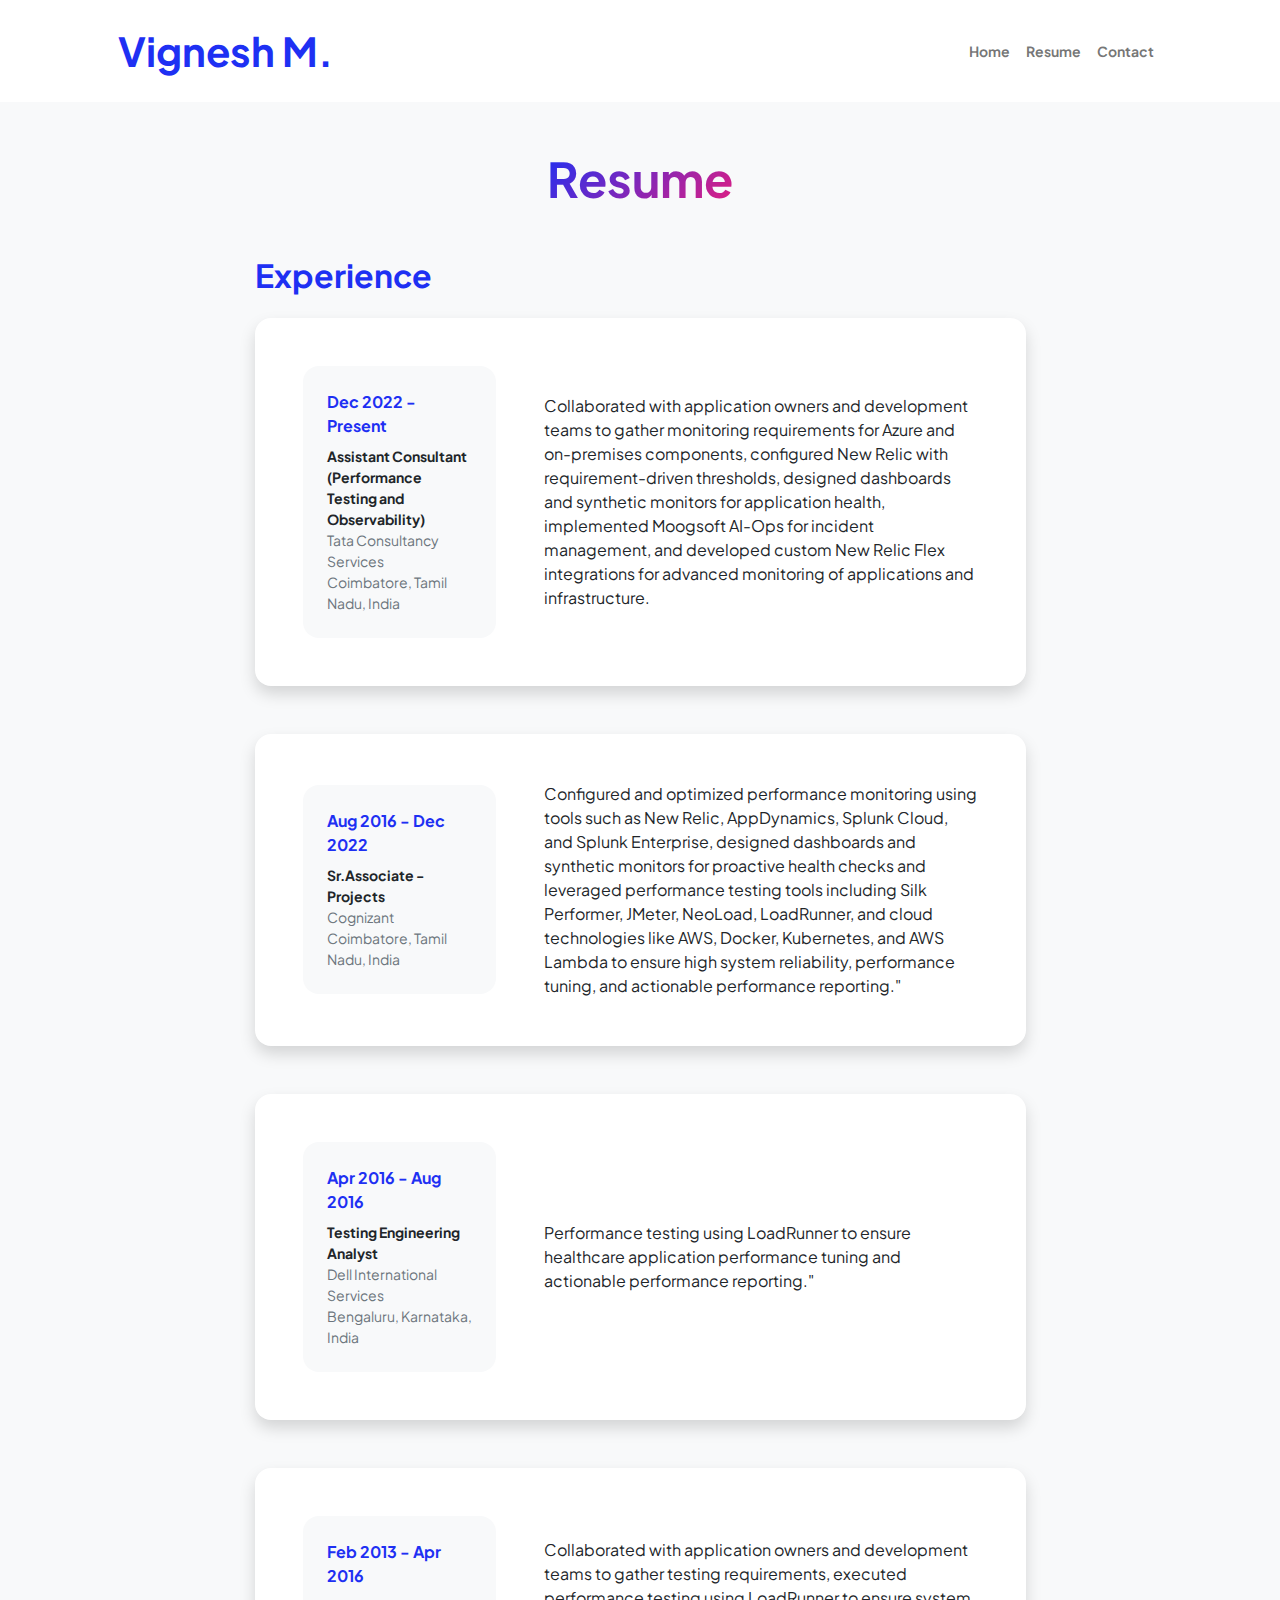
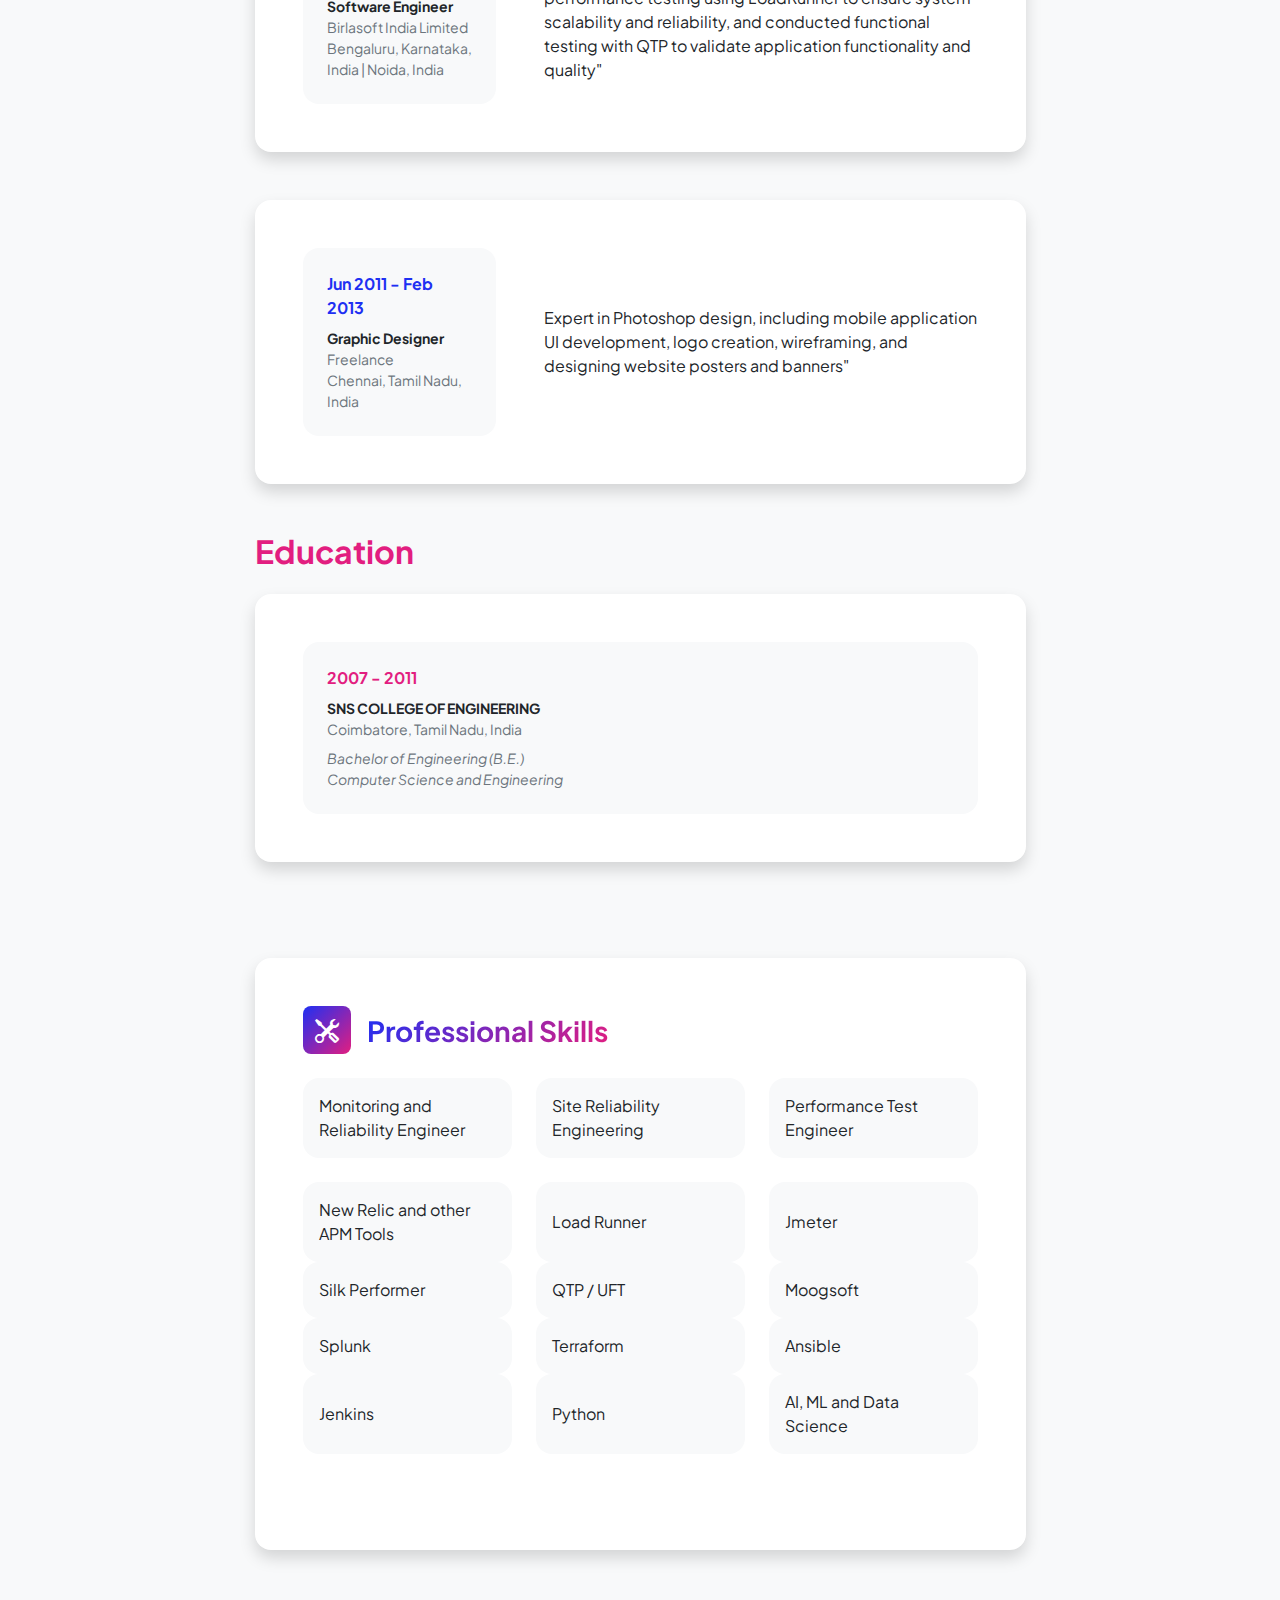
<file: resume.html>
<!DOCTYPE html>
<html lang="en">
    <head>
        <meta charset="utf-8" />
        <meta name="viewport" content="width=device-width, initial-scale=1, shrink-to-fit=no" />
        <meta name="description" content="Personal Website About Vignesh M." />
        <meta name="author" content="Vignesh M." />
        <title>Vignesh M.</title>
        <!-- Favicon-->
        <link rel="icon" type="image/x-icon" href="assets/favicon.ico" />
        <!-- Custom Google font-->
        <link rel="preconnect" href="https://fonts.googleapis.com" />
        <link rel="preconnect" href="https://fonts.gstatic.com" crossorigin />
        <link href="https://fonts.googleapis.com/css2?family=Plus+Jakarta+Sans:wght@100;200;300;400;500;600;700;800;900&amp;display=swap" rel="stylesheet" />
        <!-- Bootstrap icons-->
        <link href="https://cdn.jsdelivr.net/npm/bootstrap-icons@1.8.1/font/bootstrap-icons.css" rel="stylesheet" />
        <!-- Core theme CSS (includes Bootstrap)-->
        <link href="css/styles.css" rel="stylesheet" />
    </head>
    <body class="d-flex flex-column h-100 bg-light">
        <main class="flex-shrink-0">
            <!-- Navigation-->
            <nav class="navbar navbar-expand-lg navbar-light bg-white py-3">
                <div class="container px-5">
                    <a class="navbar-brand" href="index.html"><span class="fw-bolder text-primary fs-1">Vignesh M.</span></a>
                    <button class="navbar-toggler" type="button" data-bs-toggle="collapse" data-bs-target="#navbarSupportedContent" aria-controls="navbarSupportedContent" aria-expanded="false" aria-label="Toggle navigation"><span class="navbar-toggler-icon"></span></button>
                    <div class="collapse navbar-collapse" id="navbarSupportedContent">
                        <ul class="navbar-nav ms-auto mb-2 mb-lg-0 small fw-bolder">
                            <li class="nav-item"><a class="nav-link" href="index.html">Home</a></li>
                            <li class="nav-item"><a class="nav-link" href="resume.html">Resume</a></li>
                            <!--<li class="nav-item"><a class="nav-link" href="projects.html">Projects</a></li>-->
                            <li class="nav-item"><a class="nav-link" href="contact.html">Contact</a></li>
                        </ul>
                    </div>
                </div>
            </nav>
            <!-- Page Content-->
            <div class="container px-5 my-5">
                <div class="text-center mb-5">
                    <h1 class="display-5 fw-bolder mb-0"><span class="text-gradient d-inline">Resume</span></h1>
                </div>
                <div class="row gx-5 justify-content-center">
                    <div class="col-lg-11 col-xl-9 col-xxl-8">
                        <!-- Experience Section-->
                        <section>
                            <div class="d-flex align-items-center justify-content-between mb-4">
                                <h2 class="text-primary fw-bolder mb-0">Experience</h2>
                                <!-- Download resume button-->
                                <!-- Note: Set the link href target to a PDF file within your project-->
                                <!--<a class="btn btn-primary px-4 py-3" href="#!">
                                    <div class="d-inline-block bi bi-download me-2"></div>
                                    Download Resume
                                </a>-->
                            </div>
                            <!-- Experience Card 1-->
                            <div class="card shadow border-0 rounded-4 mb-5">
                                <div class="card-body p-5">
                                    <div class="row align-items-center gx-5">
                                        <div class="col text-center text-lg-start mb-4 mb-lg-0">
                                            <div class="bg-light p-4 rounded-4">
                                                <div class="text-primary fw-bolder mb-2">Dec 2022 - Present</div>
                                                <div class="small fw-bolder">Assistant Consultant (Performance Testing and Observability)</div>
                                                <div class="small text-muted">Tata Consultancy Services</div>
                                                <div class="small text-muted">Coimbatore, Tamil Nadu, India</div>
                                            </div>
                                        </div>
                                        <div class="col-lg-8"><div>Collaborated with application owners and development teams to gather monitoring requirements for Azure and on-premises components, configured New Relic with requirement-driven thresholds, designed dashboards and synthetic monitors for application health, implemented Moogsoft AI-Ops for incident management, and developed custom New Relic Flex integrations for advanced monitoring of applications and infrastructure.</div></div>
                                    </div>
                                </div>
                            </div>
                            <!-- Experience Card 2-->
                            <div class="card shadow border-0 rounded-4 mb-5">
                                <div class="card-body p-5">
                                    <div class="row align-items-center gx-5">
                                        <div class="col text-center text-lg-start mb-4 mb-lg-0">
                                            <div class="bg-light p-4 rounded-4">
                                                <div class="text-primary fw-bolder mb-2">Aug 2016 - Dec 2022</div>
                                                <div class="small fw-bolder">Sr.Associate - Projects</div>
                                                <div class="small text-muted">Cognizant</div>
                                                <div class="small text-muted">Coimbatore, Tamil Nadu, India</div>
                                            </div>
                                        </div>
                                        <div class="col-lg-8"><div>Configured and optimized performance monitoring using tools such as New Relic, AppDynamics, Splunk Cloud, and Splunk Enterprise, designed dashboards and synthetic monitors for proactive health checks and leveraged performance testing tools including Silk Performer, JMeter, NeoLoad, LoadRunner, and cloud technologies like AWS, Docker, Kubernetes, and AWS Lambda to ensure high system reliability, performance tuning, and actionable performance reporting."</div></div>
                                    </div>
                                </div>
                            </div>
                            <!-- Experience Card 3-->
                            <div class="card shadow border-0 rounded-4 mb-5">
                                <div class="card-body p-5">
                                    <div class="row align-items-center gx-5">
                                        <div class="col text-center text-lg-start mb-4 mb-lg-0">
                                            <div class="bg-light p-4 rounded-4">
                                                <div class="text-primary fw-bolder mb-2">Apr 2016 - Aug 2016</div>
                                                <div class="small fw-bolder">Testing Engineering Analyst</div>
                                                <div class="small text-muted">Dell International Services</div>
                                                <div class="small text-muted">Bengaluru, Karnataka, India</div>
                                            </div>
                                        </div>
                                        <div class="col-lg-8"><div>Performance testing using LoadRunner to ensure healthcare application performance tuning and actionable performance reporting."</div></div>
                                    </div>
                                </div>
                            </div>
                            <!-- Experience Card 4-->
                            <div class="card shadow border-0 rounded-4 mb-5">
                                <div class="card-body p-5">
                                    <div class="row align-items-center gx-5">
                                        <div class="col text-center text-lg-start mb-4 mb-lg-0">
                                            <div class="bg-light p-4 rounded-4">
                                                <div class="text-primary fw-bolder mb-2">Feb 2013 - Apr 2016</div>
                                                <div class="small fw-bolder">Software Engineer</div>
                                                <div class="small text-muted">Birlasoft India Limited</div>
                                                <div class="small text-muted">Bengaluru, Karnataka, India | Noida, India</div>
                                            </div>
                                        </div>
                                        <div class="col-lg-8"><div>Collaborated with application owners and development teams to gather testing requirements, executed performance testing using LoadRunner to ensure system scalability and reliability, and conducted functional testing with QTP to validate application functionality and quality"</div></div>
                                    </div>
                                </div>
                            </div>
                            <!-- Experience Card 5-->
                            <div class="card shadow border-0 rounded-4 mb-5">
                                <div class="card-body p-5">
                                    <div class="row align-items-center gx-5">
                                        <div class="col text-center text-lg-start mb-4 mb-lg-0">
                                            <div class="bg-light p-4 rounded-4">
                                                <div class="text-primary fw-bolder mb-2">Jun 2011 - Feb 2013</div>
                                                <div class="small fw-bolder">Graphic Designer</div>
                                                <div class="small text-muted">Freelance</div>
                                                <div class="small text-muted">Chennai, Tamil Nadu, India</div>
                                            </div>
                                        </div>
                                        <div class="col-lg-8"><div>Expert in Photoshop design, including mobile application UI development, logo creation, wireframing, and designing website posters and banners"</div></div>
                                    </div>
                                </div>
                            </div>
                        </section>
                        <!-- Education Section-->
                        <section>
                            <h2 class="text-secondary fw-bolder mb-4">Education</h2>
                            <!-- Education Card 1-->
                            <div class="card shadow border-0 rounded-4 mb-5">
                                <div class="card-body p-5">
                                    <div class="row align-items-center gx-5">
                                        <div class="col text-center text-lg-start mb-4 mb-lg-0">
                                            <div class="bg-light p-4 rounded-4">
                                                <div class="text-secondary fw-bolder mb-2">2007 - 2011</div>
                                                <div class="mb-2">
                                                    <div class="small fw-bolder">SNS COLLEGE OF ENGINEERING</div>
                                                    <div class="small text-muted">Coimbatore, Tamil Nadu, India</div>
                                                </div>
                                                <div class="fst-italic">
                                                    <div class="small text-muted">Bachelor of Engineering (B.E.)</div>
                                                    <div class="small text-muted">Computer Science and Engineering</div>
                                                </div>
                                            </div>
                                    </div>
                                </div>
                            </div>
                        </section>
                        <!-- Divider-->
                        <div class="pb-5"></div>
                        <!-- Skills Section-->
                        <section>
                            <!-- Skillset Card-->
                            <div class="card shadow border-0 rounded-4 mb-5">
                                <div class="card-body p-5">
                                    <!-- Professional skills list-->
                                    <div class="mb-5">
                                        <div class="d-flex align-items-center mb-4">
                                            <div class="feature bg-primary bg-gradient-primary-to-secondary text-white rounded-3 me-3"><i class="bi bi-tools"></i></div>
                                            <h3 class="fw-bolder mb-0"><span class="text-gradient d-inline">Professional Skills</span></h3>
                                        </div>
                                        <div class="row row-cols-1 row-cols-md-3 mb-4">
                                            <div class="col mb-4 mb-md-0"><div class="d-flex align-items-center bg-light rounded-4 p-3 h-100">Monitoring and Reliability Engineer</div></div>
                                            <div class="col mb-4 mb-md-0"><div class="d-flex align-items-center bg-light rounded-4 p-3 h-100">Site Reliability Engineering</div></div>
                                            <div class="col"><div class="d-flex align-items-center bg-light rounded-4 p-3 h-100">Performance Test Engineer</div></div>
                                        </div>
                                        <div class="row row-cols-1 row-cols-md-3">
                                            <div class="col mb-4 mb-md-0"><div class="d-flex align-items-center bg-light rounded-4 p-3 h-100">New Relic and other APM Tools</div></div>
                                            <div class="col mb-4 mb-md-0"><div class="d-flex align-items-center bg-light rounded-4 p-3 h-100">Load Runner</div></div>
                                            <div class="col"><div class="d-flex align-items-center bg-light rounded-4 p-3 h-100">Jmeter</div></div>
                                        </div>
                                        <div class="row row-cols-1 row-cols-md-3">
                                            <div class="col mb-4 mb-md-0"><div class="d-flex align-items-center bg-light rounded-4 p-3 h-100">Silk Performer</div></div>
                                            <div class="col mb-4 mb-md-0"><div class="d-flex align-items-center bg-light rounded-4 p-3 h-100">QTP / UFT</div></div>
                                            <div class="col"><div class="d-flex align-items-center bg-light rounded-4 p-3 h-100">Moogsoft</div></div>
                                        </div>
                                        <div class="row row-cols-1 row-cols-md-3">
                                            <div class="col mb-4 mb-md-0"><div class="d-flex align-items-center bg-light rounded-4 p-3 h-100">Splunk</div></div>
                                            <div class="col mb-4 mb-md-0"><div class="d-flex align-items-center bg-light rounded-4 p-3 h-100">Terraform</div></div>
                                            <div class="col"><div class="d-flex align-items-center bg-light rounded-4 p-3 h-100">Ansible</div></div>
                                        </div>
                                        <div class="row row-cols-1 row-cols-md-3">
                                            <div class="col mb-4 mb-md-0"><div class="d-flex align-items-center bg-light rounded-4 p-3 h-100">Jenkins</div></div>
                                            <div class="col mb-4 mb-md-0"><div class="d-flex align-items-center bg-light rounded-4 p-3 h-100">Python</div></div>
                                            <div class="col"><div class="d-flex align-items-center bg-light rounded-4 p-3 h-100">AI, ML and Data Science</div></div>
                                        </div>
                                    </div>
                                    <!-- Languages list
                                    <div class="mb-0">
                                        <div class="d-flex align-items-center mb-4">
                                            <div class="feature bg-primary bg-gradient-primary-to-secondary text-white rounded-3 me-3"><i class="bi bi-code-slash"></i></div>
                                            <h3 class="fw-bolder mb-0"><span class="text-gradient d-inline">Languages</span></h3>
                                        </div>
                                        <div class="row row-cols-1 row-cols-md-3 mb-4">
                                            <div class="col mb-4 mb-md-0"><div class="d-flex align-items-center bg-light rounded-4 p-3 h-100">HTML</div></div>
                                            <div class="col mb-4 mb-md-0"><div class="d-flex align-items-center bg-light rounded-4 p-3 h-100">CSS</div></div>
                                            <div class="col"><div class="d-flex align-items-center bg-light rounded-4 p-3 h-100">JavaScript</div></div>
                                        </div>
                                        <div class="row row-cols-1 row-cols-md-3">
                                            <div class="col mb-4 mb-md-0"><div class="d-flex align-items-center bg-light rounded-4 p-3 h-100">Python</div></div>
                                            <div class="col mb-4 mb-md-0"><div class="d-flex align-items-center bg-light rounded-4 p-3 h-100">Ruby</div></div>
                                            <div class="col"><div class="d-flex align-items-center bg-light rounded-4 p-3 h-100">Node.js</div></div>
                                        </div>
                                    </div>-->
                                </div>
                            </div>
                        </section>
                    </div>
                </div>
            </div>
        </main>
        <!-- Footer
        <footer class="bg-white py-4 mt-auto">
            <div class="container px-5">
                <div class="row align-items-center justify-content-between flex-column flex-sm-row">
                    <div class="col-auto"><div class="small m-0">Vignesh M.</div></div>
                    <div class="col-auto">
                        <!--<a class="small" href="#!">Privacy</a>
                        <span class="mx-1">&middot;</span>
                        <a class="small" href="#!">Terms</a>
                        <span class="mx-1">&middot;</span>
                        <a class="small" href="contact.html">Contact</a>
                    </div>
                </div>
            </div>
        </footer>-->
        <!-- Bootstrap core JS-->
        <script src="https://cdn.jsdelivr.net/npm/bootstrap@5.2.3/dist/js/bootstrap.bundle.min.js"></script>
        <!-- Core theme JS-->
        <script src="js/scripts.js"></script>
    </body>
</html>
</file>
